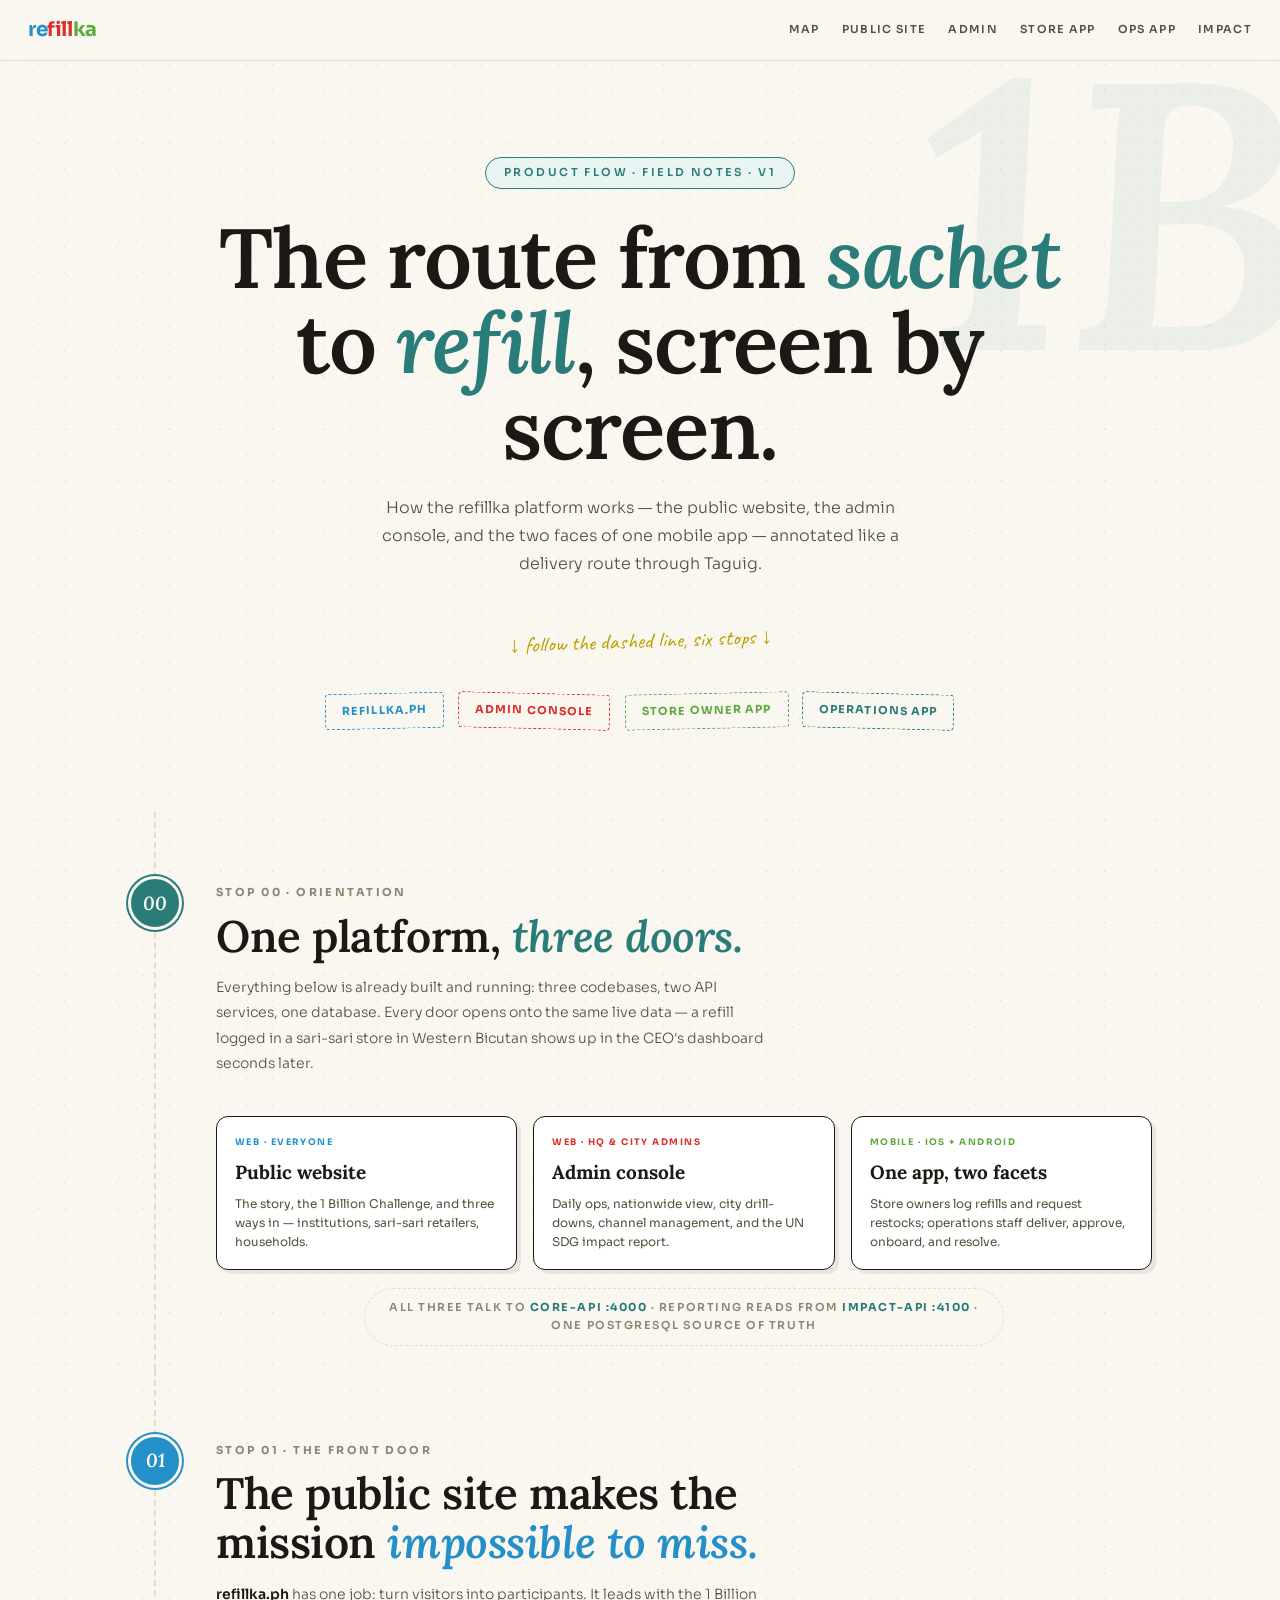
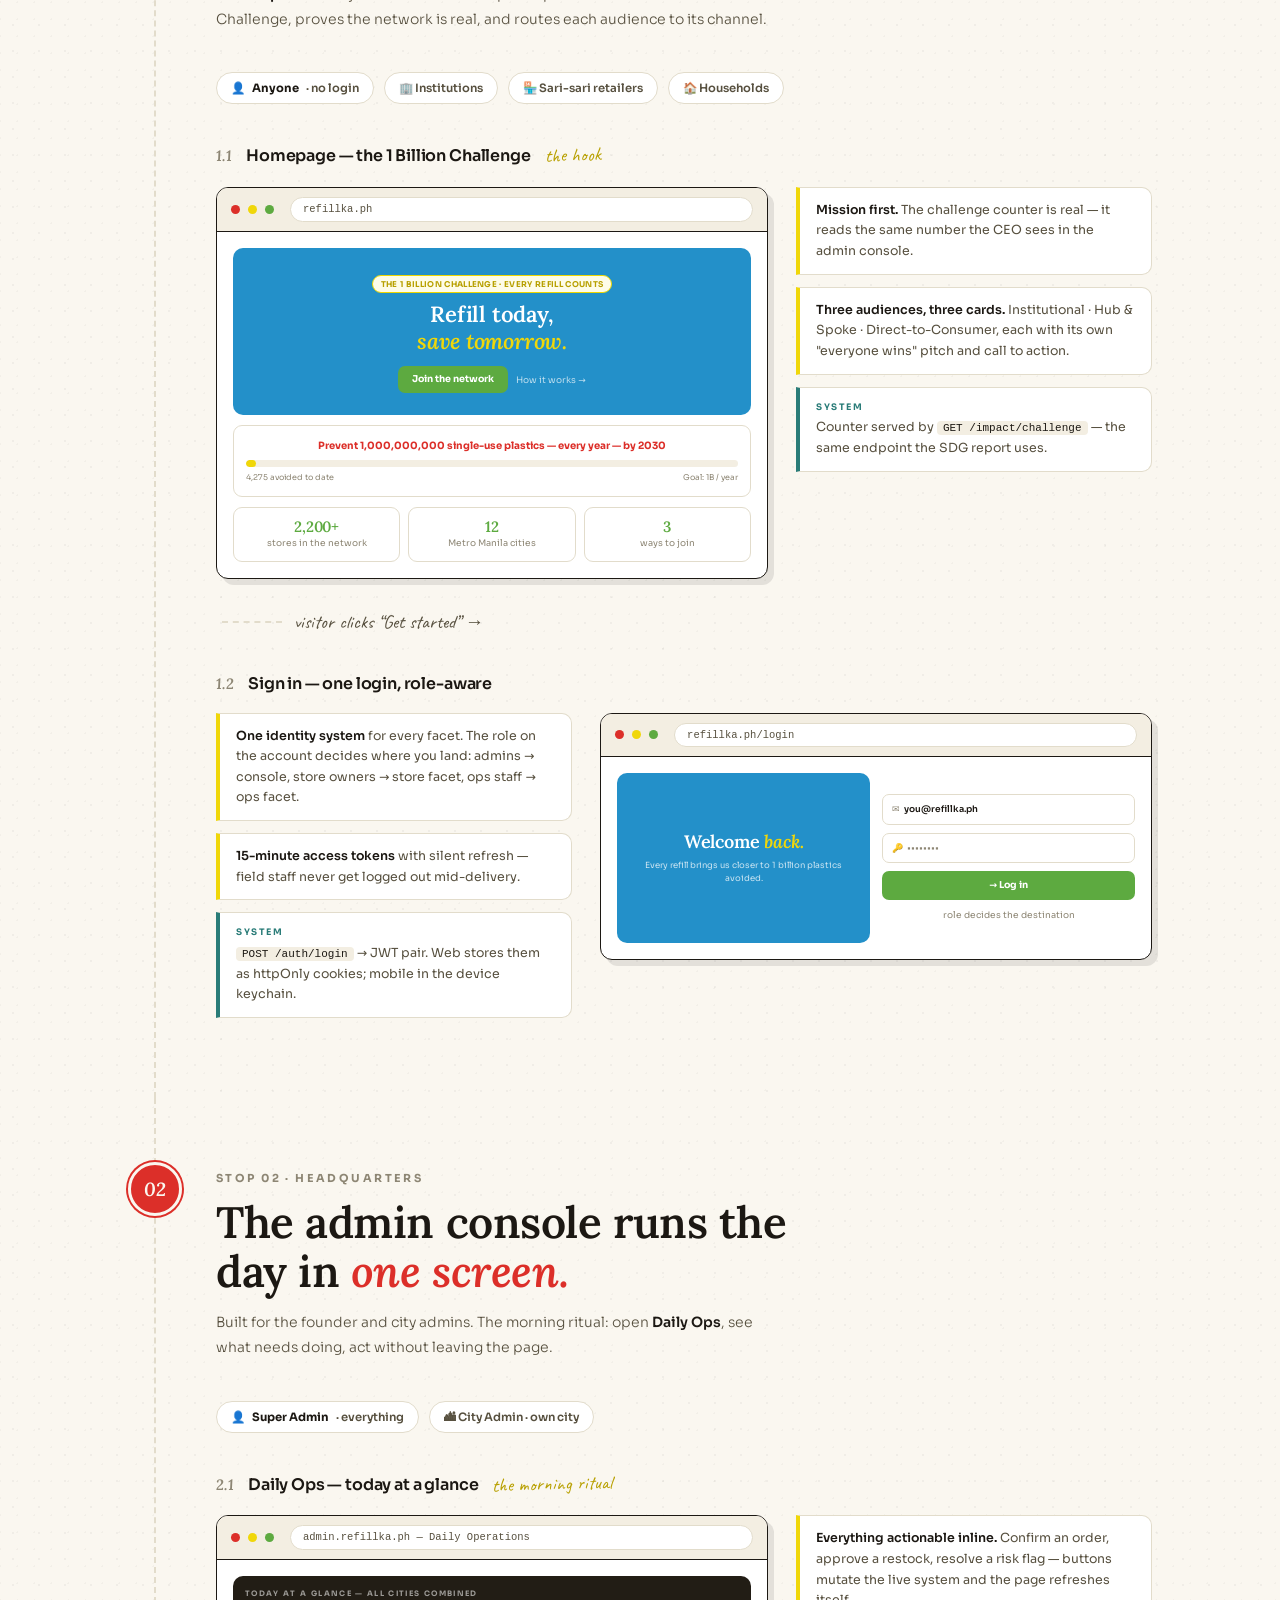
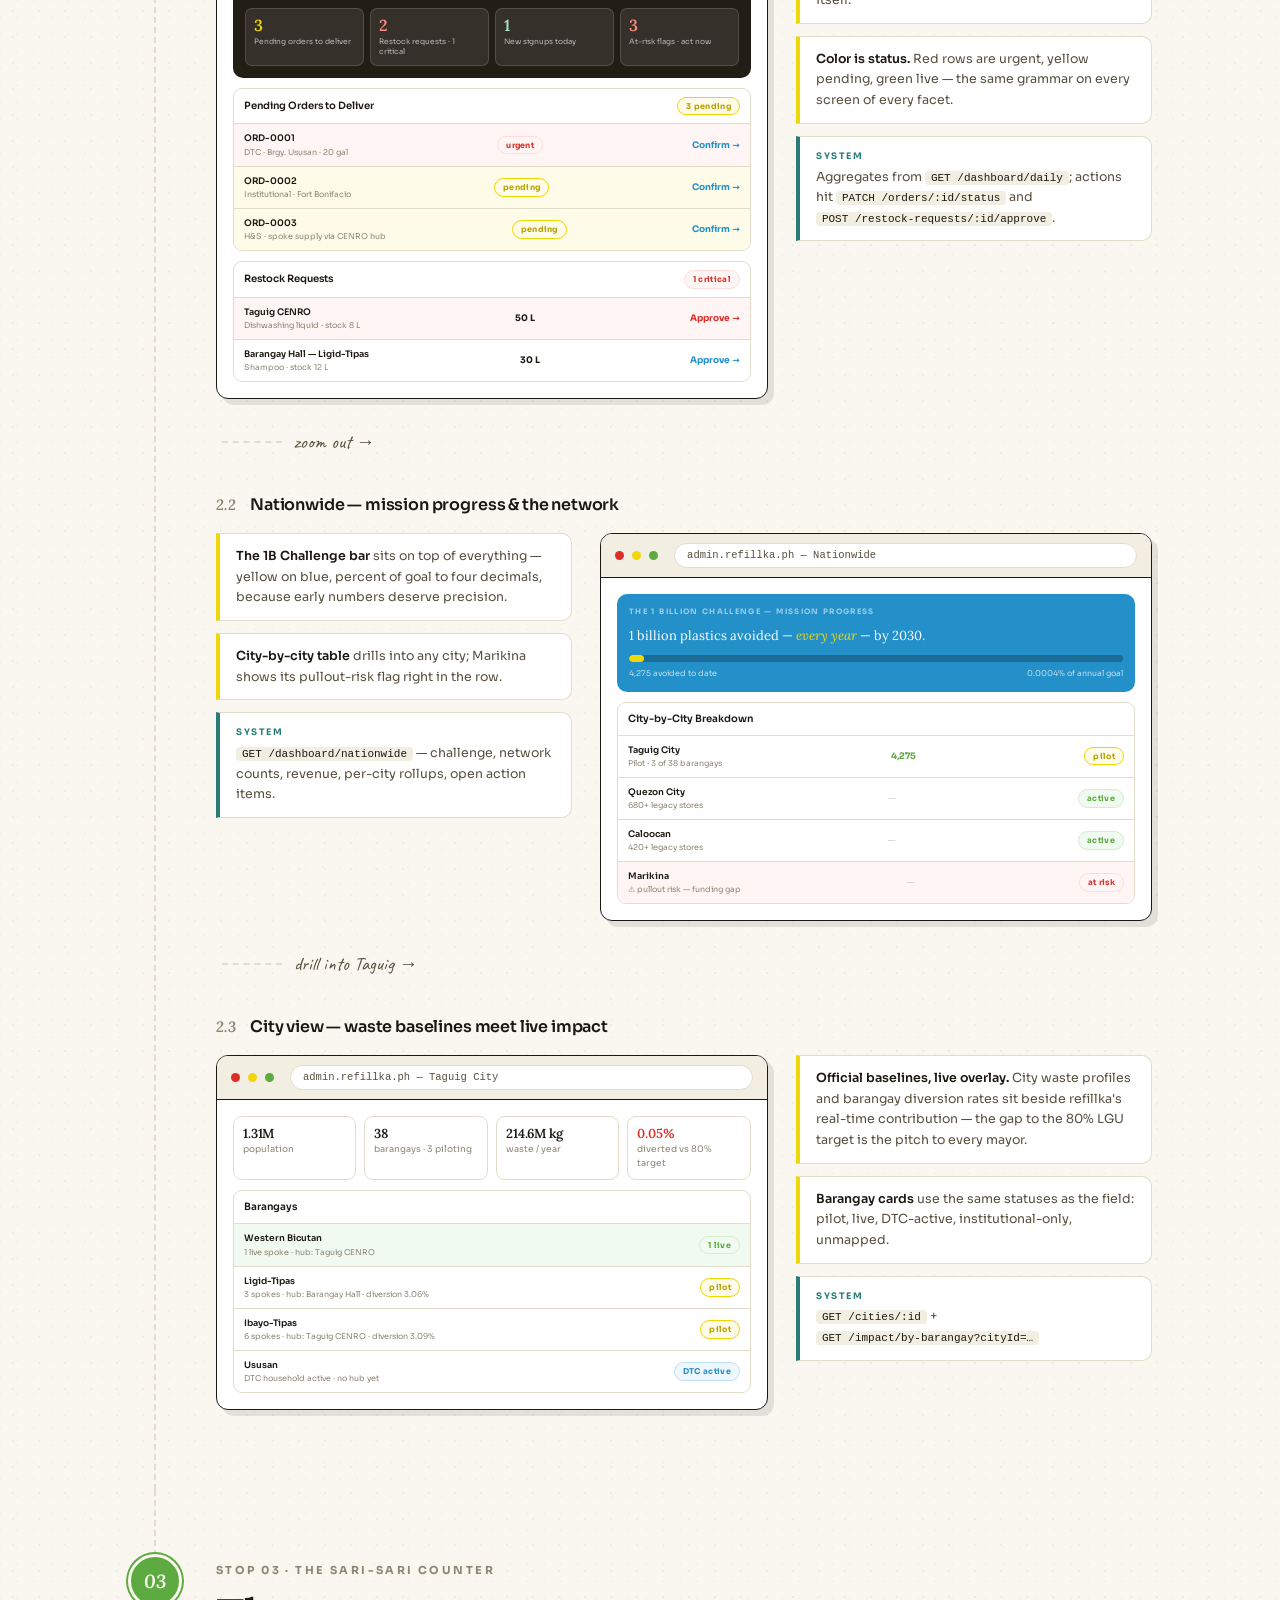
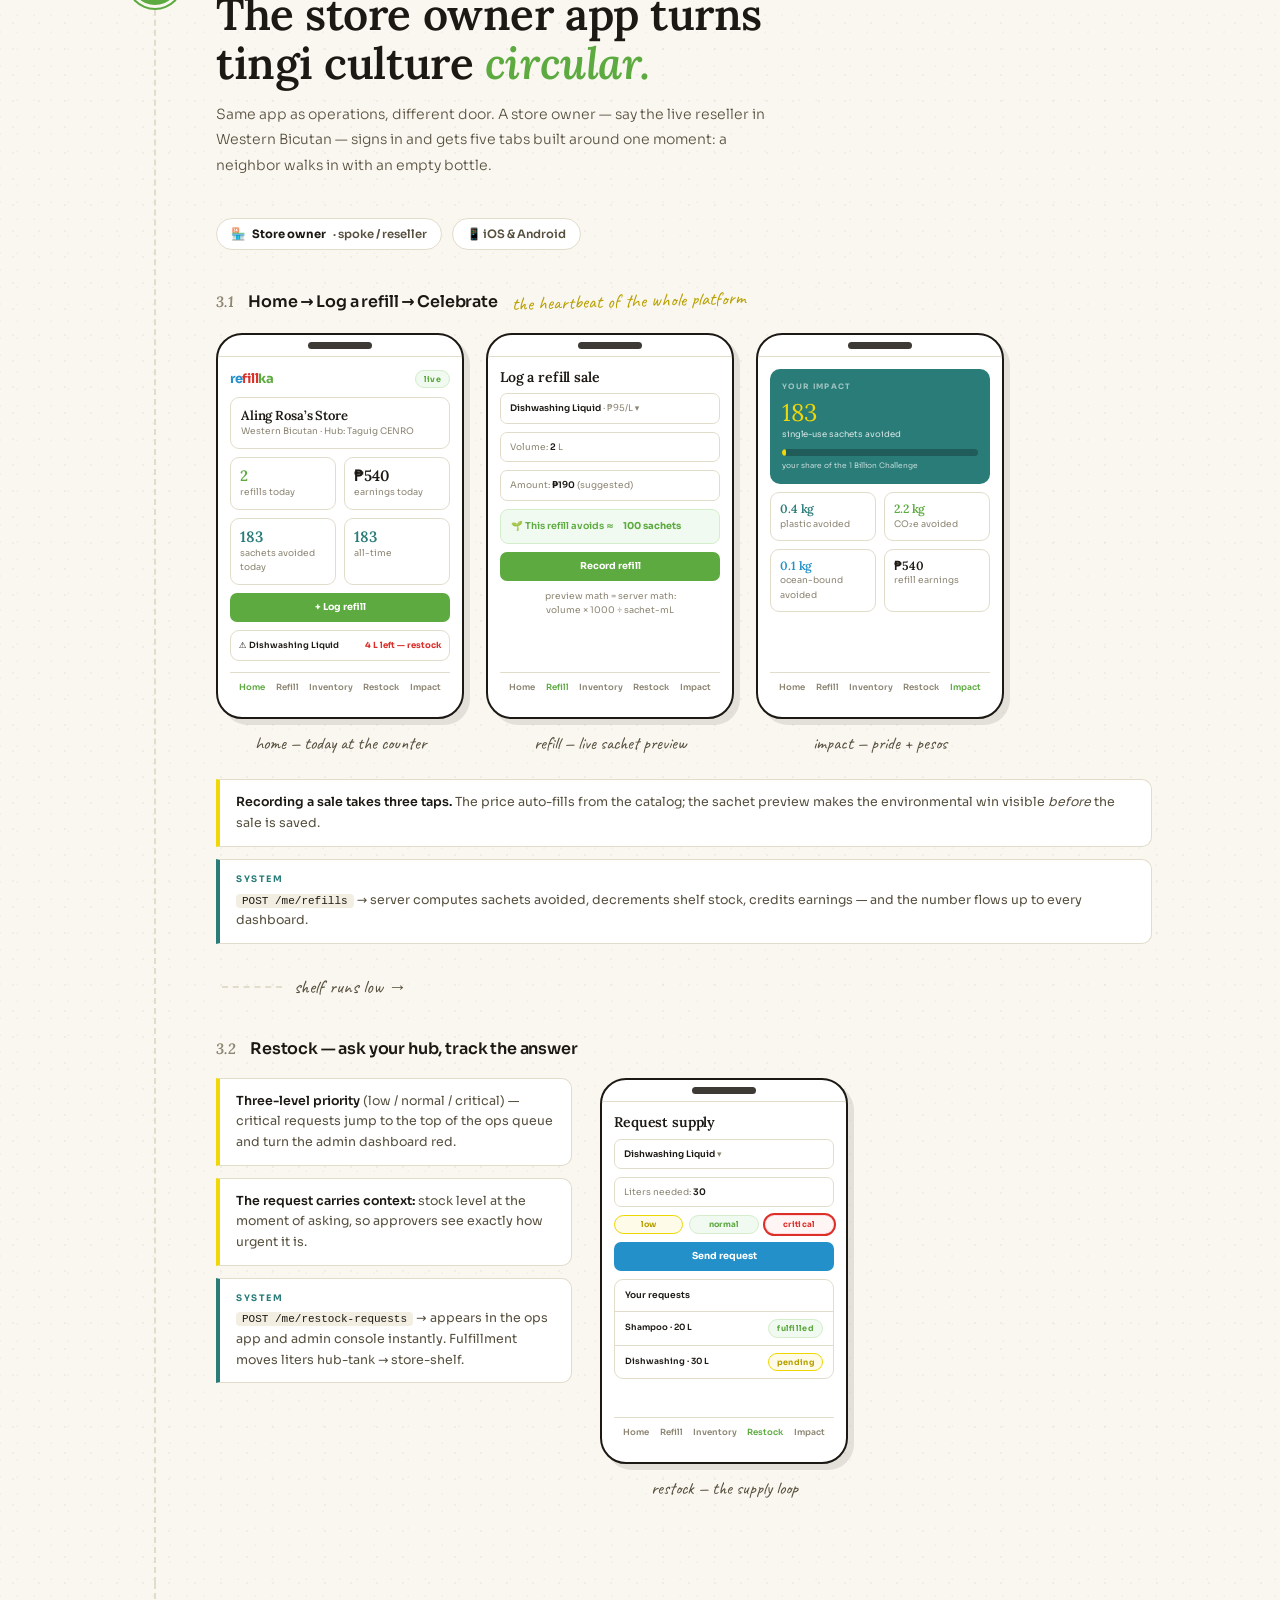
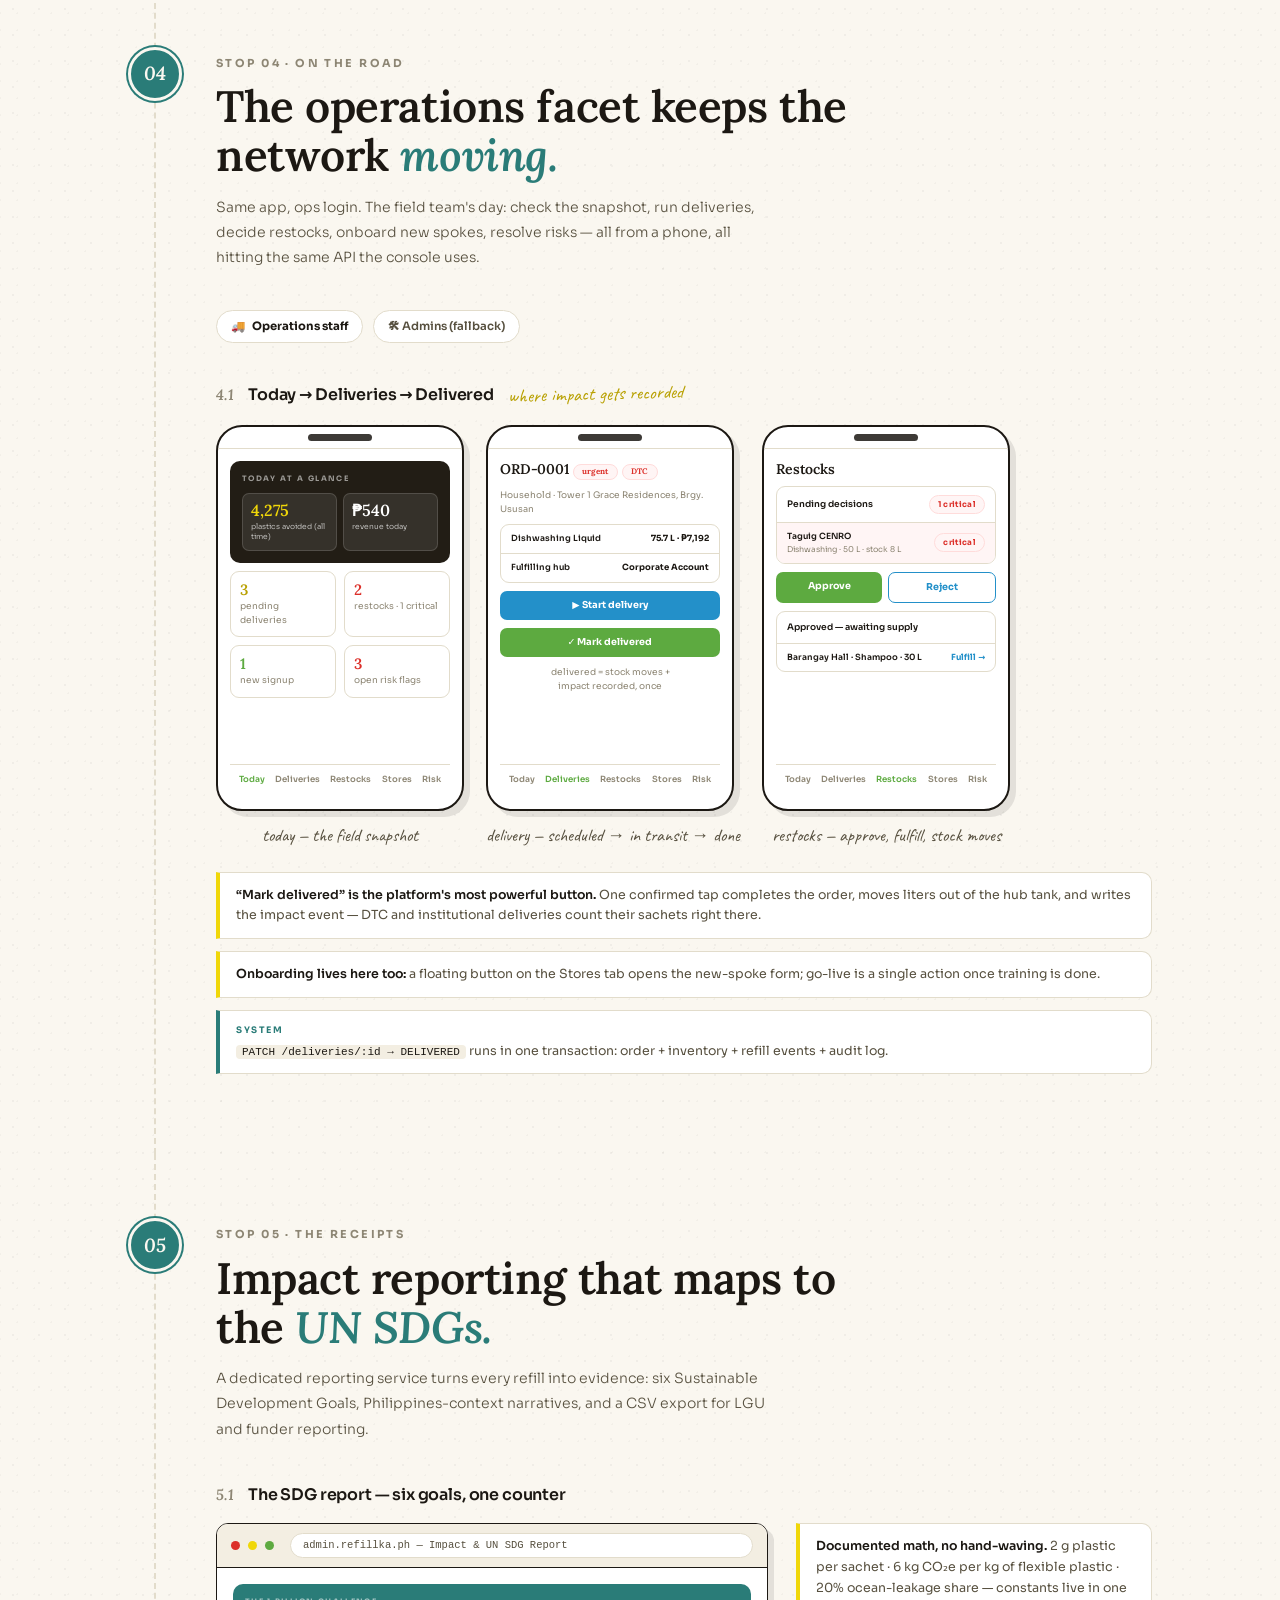
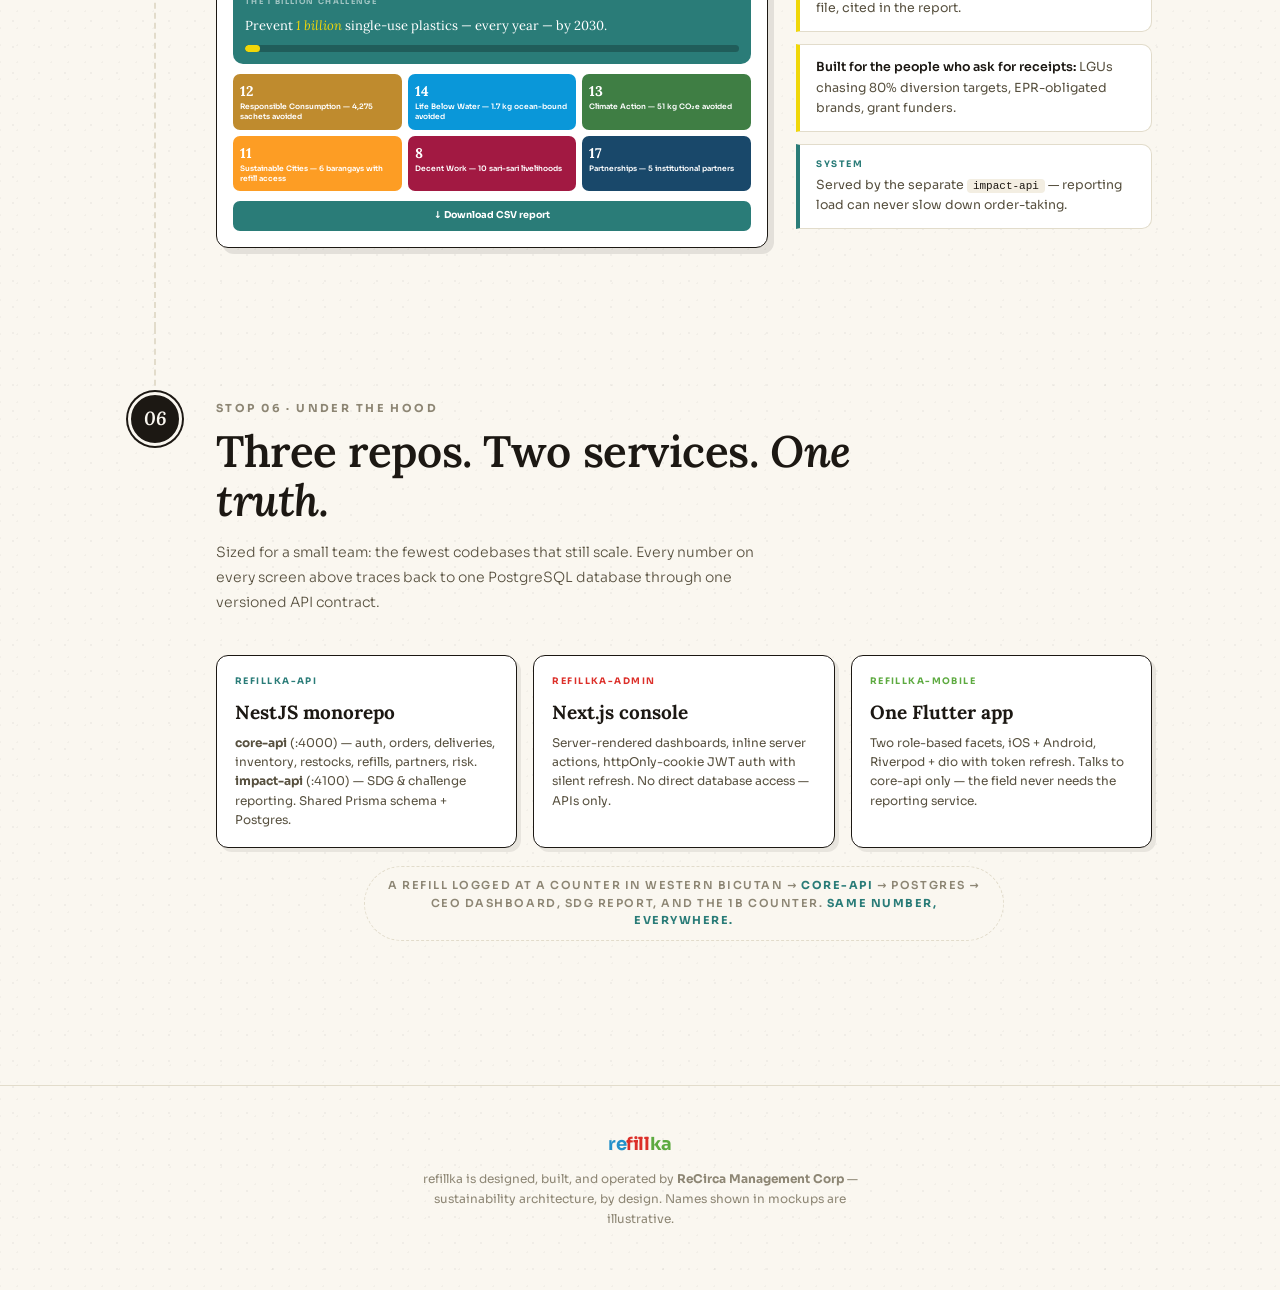
<file: index.html>
<!DOCTYPE html>
<html lang="en">
<head>
<meta charset="UTF-8" />
<meta name="viewport" content="width=device-width, initial-scale=1.0" />
<title>refillka — Product Flow · Field Notes</title>
<meta name="description" content="Screen-by-screen walkthrough of the refillka platform: public site, admin console, store owner app, and operations app — the route from sachet to refill." />
<link rel="icon" href="data:image/svg+xml,<svg xmlns='http://www.w3.org/2000/svg' viewBox='0 0 100 100'><text y='0.9em' font-size='90'>💧</text></svg>" />
<link rel="preconnect" href="https://fonts.googleapis.com" />
<link rel="preconnect" href="https://fonts.gstatic.com" crossorigin />
<link href="https://fonts.googleapis.com/css2?family=Lora:ital,wght@0,400;0,600;1,400;1,600&family=Sora:wght@300;400;600;700&family=Caveat:wght@500;600&display=swap" rel="stylesheet" />
<link rel="stylesheet" href="assets/site.css" />
</head>
<body>

<header class="topbar">
  <span class="wordmark"><span class="re">re</span><span class="fill">fill</span><span class="ka">ka</span></span>
  <nav>
    <a href="#map">Map</a>
    <a href="#public">Public site</a>
    <a href="#admin">Admin</a>
    <a href="#store">Store app</a>
    <a href="#ops">Ops app</a>
    <a href="#impact">Impact</a>
  </nav>
</header>

<!-- ============================ HERO ============================ -->
<section class="hero">
  <span class="watermark" style="top:-40px; right:-30px;">1B</span>
  <span class="hero-kicker">Product flow · Field notes · v1</span>
  <h1>The route from <em>sachet</em> to <em>refill</em>, screen by screen.</h1>
  <p class="lede">
    How the refillka platform works — the public website, the admin console, and the two
    faces of one mobile app — annotated like a delivery route through Taguig.
  </p>
  <span class="hand-note">↓ follow the dashed line, six stops ↓</span>
  <div class="stamp-row">
    <span class="stamp blue">refillka.ph</span>
    <span class="stamp red">Admin console</span>
    <span class="stamp green">Store owner app</span>
    <span class="stamp teal">Operations app</span>
  </div>
</section>

<main class="route">

  <!-- ============================ 00 · MAP ============================ -->
  <section class="leg teal" id="map">
    <span class="leg-stop">00</span>
    <p class="leg-label">Stop 00 · Orientation</p>
    <h2>One platform, <em>three doors.</em></h2>
    <p class="intro">
      Everything below is already built and running: three codebases, two API services, one
      database. Every door opens onto the same live data — a refill logged in a sari-sari store
      in Western Bicutan shows up in the CEO's dashboard seconds later.
    </p>

    <div class="map-grid reveal">
      <div class="map-node blue">
        <p class="tag">Web · everyone</p>
        <h3>Public website</h3>
        <p>The story, the 1 Billion Challenge, and three ways in — institutions, sari-sari
        retailers, households.</p>
      </div>
      <div class="map-node red">
        <p class="tag">Web · HQ &amp; city admins</p>
        <h3>Admin console</h3>
        <p>Daily ops, nationwide view, city drill-downs, channel management, and the UN SDG
        impact report.</p>
      </div>
      <div class="map-node green">
        <p class="tag">Mobile · iOS + Android</p>
        <h3>One app, two facets</h3>
        <p>Store owners log refills and request restocks; operations staff deliver, approve,
        onboard, and resolve.</p>
      </div>
    </div>
    <p class="map-spine reveal">all three talk to <b>core-api :4000</b> · reporting reads from <b>impact-api :4100</b> · one PostgreSQL source of truth</p>
  </section>

  <!-- ============================ 01 · PUBLIC ============================ -->
  <section class="leg blue" id="public">
    <span class="leg-stop">01</span>
    <p class="leg-label">Stop 01 · The front door</p>
    <h2>The public site makes the mission <em>impossible to miss.</em></h2>
    <p class="intro">
      <strong>refillka.ph</strong> has one job: turn visitors into participants. It leads with the
      1 Billion Challenge, proves the network is real, and routes each audience to its channel.
    </p>
    <div class="persona-row">
      <span class="persona">👤 <b>Anyone</b> · no login</span>
      <span class="persona">🏢 Institutions</span>
      <span class="persona">🏪 Sari-sari retailers</span>
      <span class="persona">🏠 Households</span>
    </div>

    <div class="specimen reveal">
      <div class="specimen-head">
        <span class="step">1.1</span>
        <h3>Homepage — the 1 Billion Challenge</h3>
        <span class="hand-note">the hook</span>
      </div>
      <div class="specimen-grid">
        <div class="frame-col">
          <div class="browser">
            <div class="browser-bar"><span class="dot"></span><span class="dot"></span><span class="dot"></span><span class="url">refillka.ph</span></div>
            <div class="browser-body" style="display:flex; flex-direction:column; gap:10px;">
              <div class="mk-banner blue" style="text-align:center; padding:22px 14px;">
                <div class="mk-pill y" style="margin-bottom:8px;">THE 1 BILLION CHALLENGE · EVERY REFILL COUNTS</div>
                <div class="mk-h" style="font-size:22px; color:#fff;">Refill today,<br /><em style="color:var(--sun);">save tomorrow.</em></div>
                <div style="display:flex; gap:8px; justify-content:center; margin-top:12px;">
                  <span class="mk-btn" style="padding:6px 14px;">Join the network</span>
                  <span style="font-size:9px; color:rgba(255,255,255,0.7); align-self:center;">How it works →</span>
                </div>
              </div>
              <div class="mk-card" style="padding:12px; text-align:center;">
                <div style="font-size:10px; font-weight:700; color:var(--fill-red); margin-bottom:6px;">Prevent 1,000,000,000 single-use plastics — every year — by 2030</div>
                <div class="mk-progress"><i style="width:2%;"></i></div>
                <div class="mk-row" style="font-size:8px; color:var(--ink-faint); margin-top:4px;"><span>4,275 avoided to date</span><span>Goal: 1B / year</span></div>
              </div>
              <div style="display:grid; grid-template-columns:1fr 1fr 1fr; gap:8px;">
                <div class="mk-card" style="padding:10px; text-align:center;"><div class="mk-h" style="color:var(--ka-green);">2,200+</div><div class="mk-sub">stores in the network</div></div>
                <div class="mk-card" style="padding:10px; text-align:center;"><div class="mk-h" style="color:var(--ka-green);">12</div><div class="mk-sub">Metro Manila cities</div></div>
                <div class="mk-card" style="padding:10px; text-align:center;"><div class="mk-h" style="color:var(--ka-green);">3</div><div class="mk-sub">ways to join</div></div>
              </div>
            </div>
          </div>
        </div>
        <div class="notes">
          <div class="note"><b>Mission first.</b> The challenge counter is real — it reads the same number the CEO sees in the admin console.</div>
          <div class="note"><b>Three audiences, three cards.</b> Institutional · Hub &amp; Spoke · Direct-to-Consumer, each with its own "everyone wins" pitch and call to action.</div>
          <div class="note sys">Counter served by <code>GET /impact/challenge</code> — the same endpoint the SDG report uses.</div>
        </div>
      </div>
    </div>

    <div class="flow-arrow"><span class="line"></span><span class="txt">visitor clicks “Get started” →</span></div>

    <div class="specimen reveal">
      <div class="specimen-head">
        <span class="step">1.2</span>
        <h3>Sign in — one login, role-aware</h3>
      </div>
      <div class="specimen-grid flip">
        <div class="notes">
          <div class="note"><b>One identity system</b> for every facet. The role on the account decides where you land: admins → console, store owners → store facet, ops staff → ops facet.</div>
          <div class="note"><b>15-minute access tokens</b> with silent refresh — field staff never get logged out mid-delivery.</div>
          <div class="note sys"><code>POST /auth/login</code> → JWT pair. Web stores them as httpOnly cookies; mobile in the device keychain.</div>
        </div>
        <div class="frame-col">
          <div class="browser">
            <div class="browser-bar"><span class="dot"></span><span class="dot"></span><span class="dot"></span><span class="url">refillka.ph/login</span></div>
            <div class="browser-body" style="display:grid; grid-template-columns:1fr 1fr; gap:12px;">
              <div class="mk-banner blue" style="display:flex; flex-direction:column; justify-content:center; text-align:center; min-height:170px;">
                <div class="mk-h" style="color:#fff; font-size:18px;">Welcome <em style="color:var(--sun);">back.</em></div>
                <div style="font-size:8.5px; opacity:0.75; margin-top:6px;">Every refill brings us closer to 1 billion plastics avoided.</div>
              </div>
              <div style="display:flex; flex-direction:column; gap:8px; justify-content:center;">
                <div class="mk-field">✉ &nbsp;<b>you@refillka.ph</b></div>
                <div class="mk-field">🔑 &nbsp;••••••••</div>
                <span class="mk-btn">→ Log in</span>
                <div class="mk-sub" style="text-align:center;">role decides the destination</div>
              </div>
            </div>
          </div>
        </div>
      </div>
    </div>
  </section>

  <!-- ============================ 02 · ADMIN ============================ -->
  <section class="leg red" id="admin">
    <span class="leg-stop">02</span>
    <p class="leg-label">Stop 02 · Headquarters</p>
    <h2>The admin console runs the day in <em>one screen.</em></h2>
    <p class="intro">
      Built for the founder and city admins. The morning ritual: open <strong>Daily Ops</strong>,
      see what needs doing, act without leaving the page.
    </p>
    <div class="persona-row">
      <span class="persona">👤 <b>Super Admin</b> · everything</span>
      <span class="persona">🏙 City Admin · own city</span>
    </div>

    <div class="specimen reveal">
      <div class="specimen-head">
        <span class="step">2.1</span>
        <h3>Daily Ops — today at a glance</h3>
        <span class="hand-note">the morning ritual</span>
      </div>
      <div class="specimen-grid">
        <div class="frame-col">
          <div class="browser">
            <div class="browser-bar"><span class="dot"></span><span class="dot"></span><span class="dot"></span><span class="url">admin.refillka.ph — Daily Operations</span></div>
            <div class="browser-body" style="display:flex; flex-direction:column; gap:10px;">
              <div class="mk-banner dark">
                <div class="k">Today at a glance — all cities combined</div>
                <div class="mk-stats">
                  <div class="mk-stat"><div class="n">3</div><div class="l">Pending orders to deliver</div></div>
                  <div class="mk-stat"><div class="n coral">2</div><div class="l">Restock requests · 1 critical</div></div>
                  <div class="mk-stat"><div class="n mint">1</div><div class="l">New signups today</div></div>
                  <div class="mk-stat"><div class="n coral">3</div><div class="l">At-risk flags · act now</div></div>
                </div>
              </div>
              <div class="mk-card">
                <div class="mk-card-h">Pending Orders to Deliver <span class="mk-pill y">3 pending</span></div>
                <div class="mk-line hot"><span class="who">ORD-0001 <small>DTC · Brgy. Ususan · 20 gal</small></span><span class="mk-pill r">urgent</span><span class="val" style="color:var(--re-blue);">Confirm →</span></div>
                <div class="mk-line warm"><span class="who">ORD-0002 <small>Institutional · Fort Bonifacio</small></span><span class="mk-pill y">pending</span><span class="val" style="color:var(--re-blue);">Confirm →</span></div>
                <div class="mk-line warm"><span class="who">ORD-0003 <small>H&amp;S · spoke supply via CENRO hub</small></span><span class="mk-pill y">pending</span><span class="val" style="color:var(--re-blue);">Confirm →</span></div>
              </div>
              <div class="mk-card">
                <div class="mk-card-h">Restock Requests <span class="mk-pill r">1 critical</span></div>
                <div class="mk-line hot"><span class="who">Taguig CENRO <small>Dishwashing liquid · stock 8 L</small></span><span class="val">50 L</span><span class="val r">Approve →</span></div>
                <div class="mk-line"><span class="who">Barangay Hall — Ligid-Tipas <small>Shampoo · stock 12 L</small></span><span class="val">30 L</span><span class="val" style="color:var(--re-blue);">Approve →</span></div>
              </div>
            </div>
          </div>
        </div>
        <div class="notes">
          <div class="note"><b>Everything actionable inline.</b> Confirm an order, approve a restock, resolve a risk flag — buttons mutate the live system and the page refreshes itself.</div>
          <div class="note"><b>Color is status.</b> Red rows are urgent, yellow pending, green live — the same grammar on every screen of every facet.</div>
          <div class="note sys">Aggregates from <code>GET /dashboard/daily</code>; actions hit <code>PATCH /orders/:id/status</code> and <code>POST /restock-requests/:id/approve</code>.</div>
        </div>
      </div>
    </div>

    <div class="flow-arrow"><span class="line"></span><span class="txt">zoom out →</span></div>

    <div class="specimen reveal">
      <div class="specimen-head">
        <span class="step">2.2</span>
        <h3>Nationwide — mission progress &amp; the network</h3>
      </div>
      <div class="specimen-grid flip">
        <div class="notes">
          <div class="note"><b>The 1B Challenge bar</b> sits on top of everything — yellow on blue, percent of goal to four decimals, because early numbers deserve precision.</div>
          <div class="note"><b>City-by-city table</b> drills into any city; Marikina shows its pullout-risk flag right in the row.</div>
          <div class="note sys"><code>GET /dashboard/nationwide</code> — challenge, network counts, revenue, per-city rollups, open action items.</div>
        </div>
        <div class="frame-col">
          <div class="browser">
            <div class="browser-bar"><span class="dot"></span><span class="dot"></span><span class="dot"></span><span class="url">admin.refillka.ph — Nationwide</span></div>
            <div class="browser-body" style="display:flex; flex-direction:column; gap:10px;">
              <div class="mk-banner blue">
                <div class="k">The 1 Billion Challenge — mission progress</div>
                <div style="font-family:var(--serif); font-size:13px; margin-bottom:8px;">1 billion plastics avoided — <em style="color:var(--sun);">every year</em> — by 2030.</div>
                <div class="mk-progress" style="background:rgba(0,0,0,0.25);"><i style="width:3%;"></i></div>
                <div class="mk-row" style="font-size:8px; opacity:0.7; margin-top:5px;"><span>4,275 avoided to date</span><span>0.0004% of annual goal</span></div>
              </div>
              <div class="mk-card">
                <div class="mk-card-h">City-by-City Breakdown</div>
                <div class="mk-line"><span class="who">Taguig City <small>Pilot · 3 of 38 barangays</small></span><span class="val g">4,275</span><span class="mk-pill y">pilot</span></div>
                <div class="mk-line"><span class="who">Quezon City <small>680+ legacy stores</small></span><span class="val muted">—</span><span class="mk-pill g">active</span></div>
                <div class="mk-line"><span class="who">Caloocan <small>420+ legacy stores</small></span><span class="val muted">—</span><span class="mk-pill g">active</span></div>
                <div class="mk-line hot"><span class="who">Marikina <small>⚠ pullout risk — funding gap</small></span><span class="val muted">—</span><span class="mk-pill r">at risk</span></div>
              </div>
            </div>
          </div>
        </div>
      </div>
    </div>

    <div class="flow-arrow"><span class="line"></span><span class="txt">drill into Taguig →</span></div>

    <div class="specimen reveal">
      <div class="specimen-head">
        <span class="step">2.3</span>
        <h3>City view — waste baselines meet live impact</h3>
      </div>
      <div class="specimen-grid">
        <div class="frame-col">
          <div class="browser">
            <div class="browser-bar"><span class="dot"></span><span class="dot"></span><span class="dot"></span><span class="url">admin.refillka.ph — Taguig City</span></div>
            <div class="browser-body" style="display:flex; flex-direction:column; gap:10px;">
              <div style="display:grid; grid-template-columns:repeat(4,1fr); gap:8px;">
                <div class="mk-card" style="padding:9px;"><div class="mk-h" style="font-size:13px;">1.31M</div><div class="mk-sub">population</div></div>
                <div class="mk-card" style="padding:9px;"><div class="mk-h" style="font-size:13px;">38</div><div class="mk-sub">barangays · 3 piloting</div></div>
                <div class="mk-card" style="padding:9px;"><div class="mk-h" style="font-size:13px;">214.6M kg</div><div class="mk-sub">waste / year</div></div>
                <div class="mk-card" style="padding:9px;"><div class="mk-h" style="font-size:13px; color:var(--fill-red);">0.05%</div><div class="mk-sub">diverted vs 80% target</div></div>
              </div>
              <div class="mk-card">
                <div class="mk-card-h">Barangays</div>
                <div class="mk-line live"><span class="who">Western Bicutan <small>1 live spoke · hub: Taguig CENRO</small></span><span class="mk-pill g">1 live</span></div>
                <div class="mk-line"><span class="who">Ligid-Tipas <small>3 spokes · hub: Barangay Hall · diversion 3.06%</small></span><span class="mk-pill y">pilot</span></div>
                <div class="mk-line"><span class="who">Ibayo-Tipas <small>6 spokes · hub: Taguig CENRO · diversion 3.09%</small></span><span class="mk-pill y">pilot</span></div>
                <div class="mk-line"><span class="who">Ususan <small>DTC household active · no hub yet</small></span><span class="mk-pill b">DTC active</span></div>
              </div>
            </div>
          </div>
        </div>
        <div class="notes">
          <div class="note"><b>Official baselines, live overlay.</b> City waste profiles and barangay diversion rates sit beside refillka's real-time contribution — the gap to the 80% LGU target is the pitch to every mayor.</div>
          <div class="note"><b>Barangay cards</b> use the same statuses as the field: pilot, live, DTC-active, institutional-only, unmapped.</div>
          <div class="note sys"><code>GET /cities/:id</code> + <code>GET /impact/by-barangay?cityId=…</code></div>
        </div>
      </div>
    </div>
  </section>

  <!-- ============================ 03 · STORE APP ============================ -->
  <section class="leg green" id="store">
    <span class="leg-stop">03</span>
    <p class="leg-label">Stop 03 · The sari-sari counter</p>
    <h2>The store owner app turns tingi culture <em>circular.</em></h2>
    <p class="intro">
      Same app as operations, different door. A store owner — say the live reseller in
      Western Bicutan — signs in and gets five tabs built around one moment: a neighbor
      walks in with an empty bottle.
    </p>
    <div class="persona-row">
      <span class="persona">🏪 <b>Store owner</b> · spoke / reseller</span>
      <span class="persona">📱 iOS &amp; Android</span>
    </div>

    <div class="specimen reveal">
      <div class="specimen-head">
        <span class="step">3.1</span>
        <h3>Home → Log a refill → Celebrate</h3>
        <span class="hand-note">the heartbeat of the whole platform</span>
      </div>
      <div class="phones">
        <div>
          <div class="phone">
            <div class="phone-notch"></div>
            <div class="phone-body">
              <div class="mk-row"><span class="wordmark" style="font-size:13px;"><span class="re">re</span><span class="fill">fill</span><span class="ka">ka</span></span><span class="mk-pill g">live</span></div>
              <div class="mk-card" style="padding:10px;">
                <div class="mk-h" style="font-size:13px;">Aling Rosa’s Store</div>
                <div class="mk-sub">Western Bicutan · Hub: Taguig CENRO</div>
              </div>
              <div style="display:grid; grid-template-columns:1fr 1fr; gap:8px;">
                <div class="mk-card" style="padding:9px;"><div class="mk-h" style="color:var(--ka-green);">2</div><div class="mk-sub">refills today</div></div>
                <div class="mk-card" style="padding:9px;"><div class="mk-h">₱540</div><div class="mk-sub">earnings today</div></div>
                <div class="mk-card" style="padding:9px;"><div class="mk-h" style="color:var(--teal);">183</div><div class="mk-sub">sachets avoided today</div></div>
                <div class="mk-card" style="padding:9px;"><div class="mk-h" style="color:var(--teal);">183</div><div class="mk-sub">all-time</div></div>
              </div>
              <span class="mk-btn">+ Log refill</span>
              <div class="mk-card" style="padding:8px;"><div class="mk-line" style="border:none; padding:0;"><span class="who" style="font-size:8.5px;">⚠ Dishwashing Liquid</span><span class="val r" style="font-size:8.5px;">4 L left — restock</span></div></div>
              <div class="phone-tabs"><span class="on">Home</span><span>Refill</span><span>Inventory</span><span>Restock</span><span>Impact</span></div>
            </div>
          </div>
          <p class="phone-caption">home — today at the counter</p>
        </div>
        <div>
          <div class="phone">
            <div class="phone-notch"></div>
            <div class="phone-body">
              <div class="mk-h" style="font-size:14px;">Log a refill sale</div>
              <div class="mk-field"><b>Dishwashing Liquid</b> · ₱95/L ▾</div>
              <div class="mk-field">Volume: <b>2</b> L</div>
              <div class="mk-field">Amount: <b>₱190</b> <span style="color:var(--ink-faint);">(suggested)</span></div>
              <div class="mk-glow">🌱 This refill avoids ≈ <b>&nbsp;100 sachets</b></div>
              <span class="mk-btn">Record refill</span>
              <div class="mk-sub" style="text-align:center;">preview math = server math:<br/>volume × 1000 ÷ sachet-mL</div>
              <div class="phone-tabs"><span>Home</span><span class="on">Refill</span><span>Inventory</span><span>Restock</span><span>Impact</span></div>
            </div>
          </div>
          <p class="phone-caption">refill — live sachet preview</p>
        </div>
        <div>
          <div class="phone">
            <div class="phone-notch"></div>
            <div class="phone-body">
              <div class="mk-banner teal" style="text-align:left;">
                <div class="k">Your impact</div>
                <div style="font-family:var(--serif); font-size:24px; color:var(--sun); line-height:1;">183</div>
                <div style="font-size:8.5px; opacity:0.8; margin-top:3px;">single-use sachets avoided</div>
                <div class="mk-progress" style="background:rgba(0,0,0,0.25); margin-top:8px;"><i style="width:2%;"></i></div>
                <div style="font-size:7.5px; opacity:0.7; margin-top:4px;">your share of the 1 Billion Challenge</div>
              </div>
              <div style="display:grid; grid-template-columns:1fr 1fr; gap:8px;">
                <div class="mk-card" style="padding:9px;"><div class="mk-h" style="font-size:12px; color:var(--teal);">0.4 kg</div><div class="mk-sub">plastic avoided</div></div>
                <div class="mk-card" style="padding:9px;"><div class="mk-h" style="font-size:12px; color:var(--ka-green);">2.2 kg</div><div class="mk-sub">CO₂e avoided</div></div>
                <div class="mk-card" style="padding:9px;"><div class="mk-h" style="font-size:12px; color:var(--re-blue);">0.1 kg</div><div class="mk-sub">ocean-bound avoided</div></div>
                <div class="mk-card" style="padding:9px;"><div class="mk-h" style="font-size:12px;">₱540</div><div class="mk-sub">refill earnings</div></div>
              </div>
              <div class="phone-tabs"><span>Home</span><span>Refill</span><span>Inventory</span><span>Restock</span><span class="on">Impact</span></div>
            </div>
          </div>
          <p class="phone-caption">impact — pride + pesos</p>
        </div>
      </div>
      <div class="notes" style="margin-top:22px;">
        <div class="note"><b>Recording a sale takes three taps.</b> The price auto-fills from the catalog; the sachet preview makes the environmental win visible <i>before</i> the sale is saved.</div>
        <div class="note sys"><code>POST /me/refills</code> → server computes sachets avoided, decrements shelf stock, credits earnings — and the number flows up to every dashboard.</div>
      </div>
    </div>

    <div class="flow-arrow"><span class="line"></span><span class="txt">shelf runs low →</span></div>

    <div class="specimen reveal">
      <div class="specimen-head">
        <span class="step">3.2</span>
        <h3>Restock — ask your hub, track the answer</h3>
      </div>
      <div class="specimen-grid flip">
        <div class="notes">
          <div class="note"><b>Three-level priority</b> (low / normal / critical) — critical requests jump to the top of the ops queue and turn the admin dashboard red.</div>
          <div class="note"><b>The request carries context:</b> stock level at the moment of asking, so approvers see exactly how urgent it is.</div>
          <div class="note sys"><code>POST /me/restock-requests</code> → appears in the ops app and admin console instantly. Fulfillment moves liters hub-tank → store-shelf.</div>
        </div>
        <div class="frame-col">
          <div class="phones">
            <div>
              <div class="phone">
                <div class="phone-notch"></div>
                <div class="phone-body">
                  <div class="mk-h" style="font-size:14px;">Request supply</div>
                  <div class="mk-field"><b>Dishwashing Liquid</b> ▾</div>
                  <div class="mk-field">Liters needed: <b>30</b></div>
                  <div style="display:flex; gap:6px;">
                    <span class="mk-pill y" style="flex:1; text-align:center;">low</span>
                    <span class="mk-pill g" style="flex:1; text-align:center;">normal</span>
                    <span class="mk-pill r" style="flex:1; text-align:center; outline:2px solid var(--fill-red);">critical</span>
                  </div>
                  <span class="mk-btn blue">Send request</span>
                  <div class="mk-card">
                    <div class="mk-card-h" style="font-size:9px;">Your requests</div>
                    <div class="mk-line"><span class="who" style="font-size:8.5px;">Shampoo · 20 L</span><span class="mk-pill g">fulfilled</span></div>
                    <div class="mk-line"><span class="who" style="font-size:8.5px;">Dishwashing · 30 L</span><span class="mk-pill y">pending</span></div>
                  </div>
                  <div class="phone-tabs"><span>Home</span><span>Refill</span><span>Inventory</span><span class="on">Restock</span><span>Impact</span></div>
                </div>
              </div>
              <p class="phone-caption">restock — the supply loop</p>
            </div>
          </div>
        </div>
      </div>
    </div>
  </section>

  <!-- ============================ 04 · OPS APP ============================ -->
  <section class="leg teal" id="ops">
    <span class="leg-stop">04</span>
    <p class="leg-label">Stop 04 · On the road</p>
    <h2>The operations facet keeps the network <em>moving.</em></h2>
    <p class="intro">
      Same app, ops login. The field team's day: check the snapshot, run deliveries, decide
      restocks, onboard new spokes, resolve risks — all from a phone, all hitting the same API
      the console uses.
    </p>
    <div class="persona-row">
      <span class="persona">🚚 <b>Operations staff</b></span>
      <span class="persona">🛠 Admins (fallback)</span>
    </div>

    <div class="specimen reveal">
      <div class="specimen-head">
        <span class="step">4.1</span>
        <h3>Today → Deliveries → Delivered</h3>
        <span class="hand-note">where impact gets recorded</span>
      </div>
      <div class="phones">
        <div>
          <div class="phone">
            <div class="phone-notch"></div>
            <div class="phone-body">
              <div class="mk-banner dark">
                <div class="k">Today at a glance</div>
                <div class="mk-stats x2">
                  <div class="mk-stat"><div class="n">4,275</div><div class="l">plastics avoided (all time)</div></div>
                  <div class="mk-stat"><div class="n white">₱540</div><div class="l">revenue today</div></div>
                </div>
              </div>
              <div style="display:grid; grid-template-columns:1fr 1fr; gap:8px;">
                <div class="mk-card" style="padding:9px;"><div class="mk-h" style="color:var(--sun-deep);">3</div><div class="mk-sub">pending deliveries</div></div>
                <div class="mk-card" style="padding:9px;"><div class="mk-h" style="color:var(--fill-red);">2</div><div class="mk-sub">restocks · 1 critical</div></div>
                <div class="mk-card" style="padding:9px;"><div class="mk-h" style="color:var(--ka-green);">1</div><div class="mk-sub">new signup</div></div>
                <div class="mk-card" style="padding:9px;"><div class="mk-h" style="color:var(--fill-red);">3</div><div class="mk-sub">open risk flags</div></div>
              </div>
              <div class="phone-tabs"><span class="on">Today</span><span>Deliveries</span><span>Restocks</span><span>Stores</span><span>Risk</span></div>
            </div>
          </div>
          <p class="phone-caption">today — the field snapshot</p>
        </div>
        <div>
          <div class="phone">
            <div class="phone-notch"></div>
            <div class="phone-body">
              <div class="mk-h" style="font-size:14px;">ORD-0001 <span class="mk-pill r">urgent</span> <span class="mk-pill r" style="background:var(--red-wash);">DTC</span></div>
              <div class="mk-sub">Household · Tower 1 Grace Residences, Brgy. Ususan</div>
              <div class="mk-card">
                <div class="mk-line"><span class="who" style="font-size:8.5px;">Dishwashing Liquid</span><span class="val" style="font-size:8.5px;">75.7 L · ₱7,192</span></div>
                <div class="mk-line"><span class="who" style="font-size:8.5px;">Fulfilling hub</span><span class="val" style="font-size:8.5px;">Corporate Account</span></div>
              </div>
              <span class="mk-btn blue">▶ Start delivery</span>
              <span class="mk-btn">✓ Mark delivered</span>
              <div class="mk-sub" style="text-align:center;">delivered = stock moves +<br/>impact recorded, once</div>
              <div class="phone-tabs"><span>Today</span><span class="on">Deliveries</span><span>Restocks</span><span>Stores</span><span>Risk</span></div>
            </div>
          </div>
          <p class="phone-caption">delivery — scheduled → in&nbsp;transit → done</p>
        </div>
        <div>
          <div class="phone">
            <div class="phone-notch"></div>
            <div class="phone-body">
              <div class="mk-h" style="font-size:14px;">Restocks</div>
              <div class="mk-card">
                <div class="mk-card-h" style="font-size:9px;">Pending decisions <span class="mk-pill r">1 critical</span></div>
                <div class="mk-line hot"><span class="who" style="font-size:8.5px;">Taguig CENRO <small>Dishwashing · 50 L · stock 8 L</small></span><span class="mk-pill r">critical</span></div>
              </div>
              <div style="display:flex; gap:6px;">
                <span class="mk-btn" style="flex:1;">Approve</span>
                <span class="mk-btn outline" style="flex:1;">Reject</span>
              </div>
              <div class="mk-card">
                <div class="mk-card-h" style="font-size:9px;">Approved — awaiting supply</div>
                <div class="mk-line"><span class="who" style="font-size:8.5px;">Barangay Hall · Shampoo · 30 L</span><span class="val" style="font-size:8.5px; color:var(--re-blue);">Fulfill →</span></div>
              </div>
              <div class="phone-tabs"><span>Today</span><span>Deliveries</span><span class="on">Restocks</span><span>Stores</span><span>Risk</span></div>
            </div>
          </div>
          <p class="phone-caption">restocks — approve, fulfill, stock moves</p>
        </div>
      </div>
      <div class="notes" style="margin-top:22px;">
        <div class="note"><b>“Mark delivered” is the platform's most powerful button.</b> One confirmed tap completes the order, moves liters out of the hub tank, and writes the impact event — DTC and institutional deliveries count their sachets right there.</div>
        <div class="note"><b>Onboarding lives here too:</b> a floating button on the Stores tab opens the new-spoke form; go-live is a single action once training is done.</div>
        <div class="note sys"><code>PATCH /deliveries/:id → DELIVERED</code> runs in one transaction: order + inventory + refill events + audit log.</div>
      </div>
    </div>
  </section>

  <!-- ============================ 05 · IMPACT ============================ -->
  <section class="leg teal" id="impact">
    <span class="leg-stop">05</span>
    <p class="leg-label">Stop 05 · The receipts</p>
    <h2>Impact reporting that maps to the <em>UN SDGs.</em></h2>
    <p class="intro">
      A dedicated reporting service turns every refill into evidence: six Sustainable
      Development Goals, Philippines-context narratives, and a CSV export for LGU and
      funder reporting.
    </p>

    <div class="specimen reveal">
      <div class="specimen-head">
        <span class="step">5.1</span>
        <h3>The SDG report — six goals, one counter</h3>
      </div>
      <div class="specimen-grid">
        <div class="frame-col">
          <div class="browser">
            <div class="browser-bar"><span class="dot"></span><span class="dot"></span><span class="dot"></span><span class="url">admin.refillka.ph — Impact &amp; UN SDG Report</span></div>
            <div class="browser-body" style="display:flex; flex-direction:column; gap:10px;">
              <div class="mk-banner teal">
                <div class="k">The 1 Billion Challenge</div>
                <div style="font-family:var(--serif); font-size:13px;">Prevent <em style="color:var(--sun);">1 billion</em> single-use plastics — every year — by 2030.</div>
                <div class="mk-progress" style="background:rgba(0,0,0,0.25); margin-top:8px;"><i style="width:3%;"></i></div>
              </div>
              <div class="mk-sdg">
                <div class="tile" style="background:#bf8b2e;"><b>12</b>Responsible Consumption — 4,275 sachets avoided</div>
                <div class="tile" style="background:#0a97d9;"><b>14</b>Life Below Water — 1.7 kg ocean-bound avoided</div>
                <div class="tile" style="background:#3f7e44;"><b>13</b>Climate Action — 51 kg CO₂e avoided</div>
                <div class="tile" style="background:#fd9d24;"><b>11</b>Sustainable Cities — 6 barangays with refill access</div>
                <div class="tile" style="background:#a21942;"><b>8</b>Decent Work — 10 sari-sari livelihoods</div>
                <div class="tile" style="background:#19486a;"><b>17</b>Partnerships — 5 institutional partners</div>
              </div>
              <span class="mk-btn" style="background:var(--teal);">↓ Download CSV report</span>
            </div>
          </div>
        </div>
        <div class="notes">
          <div class="note"><b>Documented math, no hand-waving.</b> 2 g plastic per sachet · 6 kg CO₂e per kg of flexible plastic · 20% ocean-leakage share — constants live in one file, cited in the report.</div>
          <div class="note"><b>Built for the people who ask for receipts:</b> LGUs chasing 80% diversion targets, EPR-obligated brands, grant funders.</div>
          <div class="note sys">Served by the separate <code>impact-api</code> — reporting load can never slow down order-taking.</div>
        </div>
      </div>
    </div>
  </section>

  <!-- ============================ 06 · UNDER THE HOOD ============================ -->
  <section class="leg" id="hood">
    <span class="leg-stop">06</span>
    <p class="leg-label">Stop 06 · Under the hood</p>
    <h2>Three repos. Two services. <em>One truth.</em></h2>
    <p class="intro">
      Sized for a small team: the fewest codebases that still scale. Every number on every
      screen above traces back to one PostgreSQL database through one versioned API contract.
    </p>
    <div class="map-grid reveal">
      <div class="map-node">
        <p class="tag" style="color:var(--teal);">refillka-api</p>
        <h3>NestJS monorepo</h3>
        <p><b>core-api</b> (:4000) — auth, orders, deliveries, inventory, restocks, refills,
        partners, risk. <b>impact-api</b> (:4100) — SDG &amp; challenge reporting. Shared Prisma
        schema + Postgres.</p>
      </div>
      <div class="map-node">
        <p class="tag" style="color:var(--fill-red);">refillka-admin</p>
        <h3>Next.js console</h3>
        <p>Server-rendered dashboards, inline server actions, httpOnly-cookie JWT auth with
        silent refresh. No direct database access — APIs only.</p>
      </div>
      <div class="map-node">
        <p class="tag" style="color:var(--ka-green);">refillka-mobile</p>
        <h3>One Flutter app</h3>
        <p>Two role-based facets, iOS + Android, Riverpod + dio with token refresh. Talks to
        core-api only — the field never needs the reporting service.</p>
      </div>
    </div>
    <p class="map-spine reveal">a refill logged at a counter in Western Bicutan → <b>core-api</b> → Postgres → CEO dashboard, SDG report, and the 1B counter. <b>Same number, everywhere.</b></p>
  </section>

</main>

<footer>
  <span class="wordmark"><span class="re">re</span><span class="fill">fill</span><span class="ka">ka</span></span>
  <p>refillka is designed, built, and operated by <strong>ReCirca Management Corp</strong> —
  sustainability architecture, by design. Names shown in mockups are illustrative.</p>
</footer>

<script src="assets/reveal.js" defer></script>
</body>
</html>
</file>
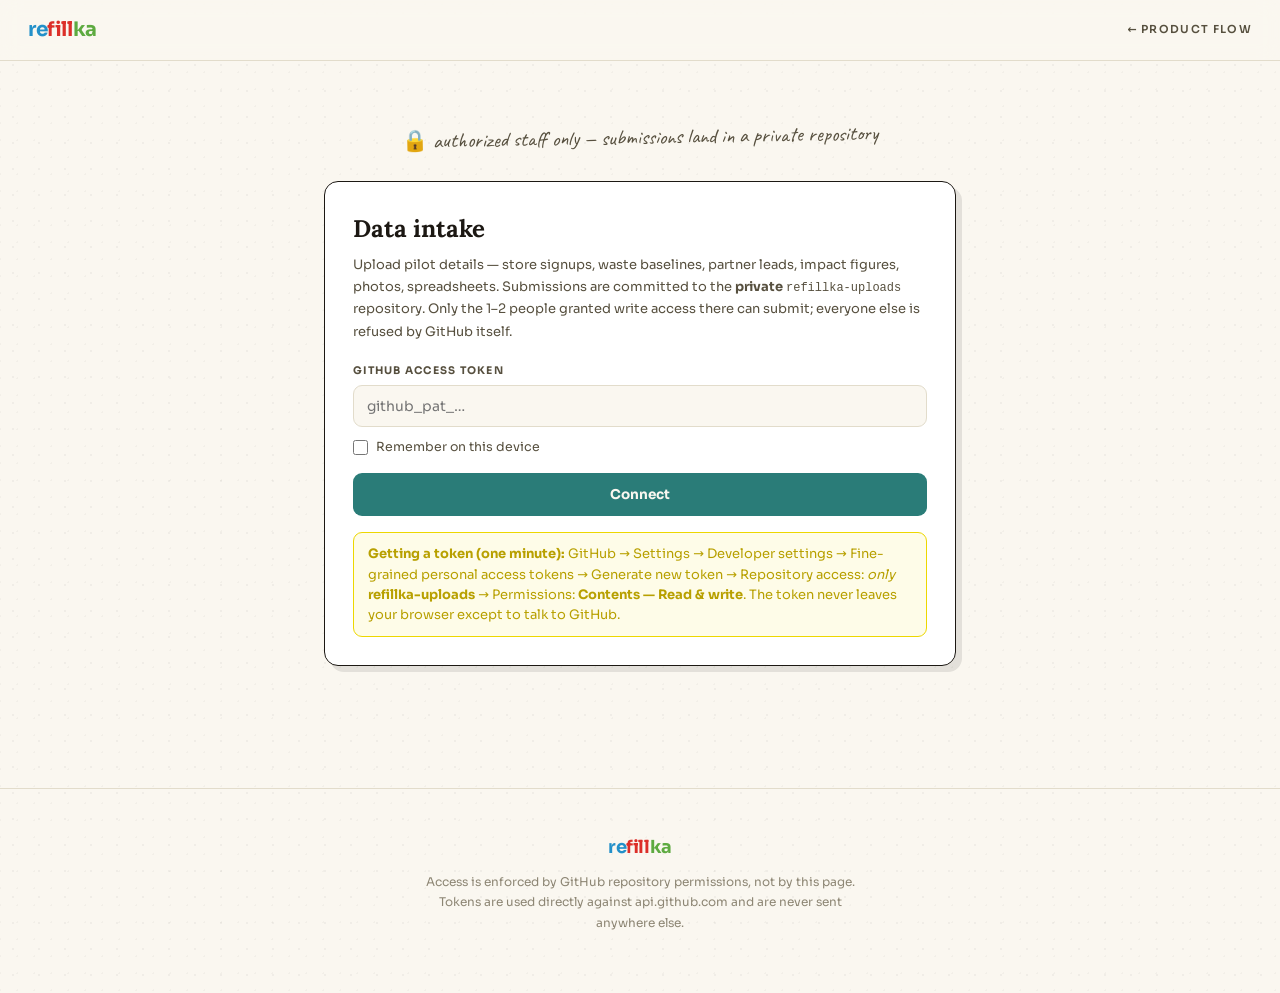
<file: upload.html>
<!DOCTYPE html>
<html lang="en">
<head>
<meta charset="UTF-8" />
<meta name="viewport" content="width=device-width, initial-scale=1.0" />
<title>refillka — Data Intake (authorized staff)</title>
<meta name="robots" content="noindex, nofollow" />
<link rel="icon" href="data:image/svg+xml,<svg xmlns='http://www.w3.org/2000/svg' viewBox='0 0 100 100'><text y='0.9em' font-size='90'>🔒</text></svg>" />
<link rel="preconnect" href="https://fonts.googleapis.com" />
<link rel="preconnect" href="https://fonts.gstatic.com" crossorigin />
<link href="https://fonts.googleapis.com/css2?family=Lora:ital,wght@0,400;0,600;1,400;1,600&family=Sora:wght@300;400;600;700&family=Caveat:wght@500;600&display=swap" rel="stylesheet" />
<link rel="stylesheet" href="assets/site.css" />
</head>
<body>

<header class="topbar">
  <span class="wordmark"><span class="re">re</span><span class="fill">fill</span><span class="ka">ka</span></span>
  <nav><a href="index.html">← Product flow</a></nav>
</header>

<div class="intake-wrap">
  <p class="gatekeeper">🔒 authorized staff only — submissions land in a private repository</p>

  <!-- STEP 1: connect -->
  <section class="intake-card" id="auth-card">
    <h2>Data intake</h2>
    <p class="sub">
      Upload pilot details — store signups, waste baselines, partner leads, impact figures,
      photos, spreadsheets. Submissions are committed to the <strong>private</strong>
      <code style="font-family:ui-monospace,Menlo,monospace; font-size:12px;">refillka-uploads</code>
      repository. Only the 1–2 people granted write access there can submit; everyone else is
      refused by GitHub itself.
    </p>

    <div id="connect-block">
      <label for="token">GitHub access token</label>
      <input type="password" id="token" placeholder="github_pat_…" autocomplete="off" />
      <div style="display:flex; align-items:center; gap:8px; margin-top:10px;">
        <input type="checkbox" id="remember" style="width:15px; height:15px; accent-color: var(--teal);" />
        <label for="remember" style="margin:0; text-transform:none; letter-spacing:0; font-size:12.5px; font-weight:400; color:var(--ink-soft);">Remember on this device</label>
      </div>
      <div style="margin-top:16px;">
        <button class="btn teal" id="connect-btn">Connect</button>
      </div>
      <div class="msg info" style="margin-top:16px;">
        <b>Getting a token (one minute):</b> GitHub → Settings → Developer settings →
        Fine-grained personal access tokens → Generate new token → Repository access:
        <i>only</i> <b>refillka-uploads</b> → Permissions: <b>Contents — Read &amp; write</b>.
        The token never leaves your browser except to talk to GitHub.
      </div>
      <div id="auth-msg"></div>
    </div>

    <div id="identity-block" style="display:none;">
      <div class="identity">
        <img id="who-avatar" alt="" />
        <div class="who"><span id="who-name"></span><small id="who-login"></small></div>
        <button class="btn ghost" id="disconnect-btn" style="width:auto; margin-left:auto; padding:8px 16px;">Disconnect</button>
      </div>
    </div>
  </section>

  <!-- STEP 2: submit -->
  <section class="intake-card" id="form-card" style="display:none;">
    <h2>New submission</h2>
    <p class="sub">Each submission becomes a dated folder with your details and any attached files.</p>

    <label for="category">Category</label>
    <select id="category">
      <option value="store-signup">Store signup / spoke details</option>
      <option value="waste-baseline">Barangay waste baseline data</option>
      <option value="partner-lead">Institutional partner lead</option>
      <option value="impact-data">Impact / refill figures</option>
      <option value="hub-update">Hub / inventory update</option>
      <option value="other">Other</option>
    </select>

    <label for="title">Title</label>
    <input type="text" id="title" placeholder="e.g. Western Bicutan — March store signups" maxlength="120" />

    <label for="details">Details</label>
    <textarea id="details" placeholder="Names, figures, addresses, notes — whatever needs to reach HQ. This goes into the private repo only."></textarea>

    <label for="files">Attachments (optional · up to 5 files · 3 MB each)</label>
    <input type="file" id="files" multiple style="font-size:13px;" />
    <ul class="filelist" id="filelist"></ul>

    <div style="margin-top:22px;">
      <button class="btn" id="submit-btn">Submit to private repo</button>
    </div>
    <div id="submit-msg"></div>
  </section>

  <!-- STEP 3: recent -->
  <section class="intake-card" id="recent-card" style="display:none;">
    <h2>Recent submissions</h2>
    <p class="sub">Latest entries in the private inbox — visible only to authorized people.</p>
    <ul class="recent" id="recent-list"></ul>
  </section>
</div>

<footer>
  <span class="wordmark"><span class="re">re</span><span class="fill">fill</span><span class="ka">ka</span></span>
  <p>Access is enforced by GitHub repository permissions, not by this page. Tokens are used
  directly against api.github.com and are never sent anywhere else.</p>
</footer>

<script src="assets/upload.js" defer></script>
</body>
</html>
</file>
<file: assets/site.css>
/* refillka — product flow field notes
   Editorial route-map aesthetic: warm paper, ink, brand stamps,
   dashed delivery-route connectors, annotated screen specimens. */

:root {
  --paper: #faf7f0;
  --paper-deep: #f3eee2;
  --ink: #1c1813;
  --ink-soft: #57503f;
  --ink-faint: #8d8674;
  --line: #e2dccb;

  --re-blue: #2390c9;
  --fill-red: #dc2f29;
  --ka-green: #5daa40;
  --sun: #f0d709;
  --sun-deep: #b8a000;
  --teal: #2a7c78;

  --blue-wash: #eef7fc;
  --red-wash: #fff5f5;
  --green-wash: #f0faf0;
  --sun-wash: #fefce8;
  --teal-wash: #e9f4f3;

  --serif: "Lora", Georgia, serif;
  --sans: "Sora", system-ui, sans-serif;
  --hand: "Caveat", cursive;

  --rail: 88px;
}

* { margin: 0; padding: 0; box-sizing: border-box; }

html { scroll-behavior: smooth; }
@media (prefers-reduced-motion: reduce) {
  html { scroll-behavior: auto; }
  *, *::before, *::after { animation: none !important; transition: none !important; }
}

body {
  font-family: var(--sans);
  background: var(--paper);
  color: var(--ink);
  line-height: 1.6;
  font-size: 15px;
  /* paper grain */
  background-image:
    radial-gradient(rgba(28, 24, 19, 0.045) 1px, transparent 1px),
    radial-gradient(rgba(28, 24, 19, 0.03) 1px, transparent 1px);
  background-size: 26px 26px, 17px 17px;
  background-position: 0 0, 9px 13px;
}

::selection { background: var(--sun); color: var(--ink); }

a { color: var(--re-blue); text-decoration: none; }
a:hover { text-decoration: underline; }

/* ---------- wordmark ---------- */
.wordmark { font-weight: 700; letter-spacing: -0.02em; }
.wordmark .re { color: var(--re-blue); }
.wordmark .fill { color: var(--fill-red); }
.wordmark .ka { color: var(--ka-green); }

/* ---------- top bar ---------- */
.topbar {
  position: sticky; top: 0; z-index: 50;
  display: flex; align-items: center; justify-content: space-between;
  padding: 14px 28px;
  background: color-mix(in srgb, var(--paper) 88%, transparent);
  backdrop-filter: blur(10px);
  border-bottom: 1px solid var(--line);
}
.topbar .wordmark { font-size: 20px; }
.topbar nav { display: flex; gap: 22px; align-items: center; flex-wrap: wrap; }
.topbar nav a {
  font-size: 11px; font-weight: 600; letter-spacing: 0.12em;
  text-transform: uppercase; color: var(--ink-soft);
}
.topbar nav a:hover { color: var(--ink); text-decoration: none; border-bottom: 2px solid var(--sun); }

/* ---------- hero ---------- */
.hero {
  position: relative;
  padding: 96px 28px 84px;
  text-align: center;
  overflow: hidden;
}
.hero-kicker {
  display: inline-block;
  font-size: 11px; font-weight: 600; letter-spacing: 0.22em; text-transform: uppercase;
  color: var(--teal);
  border: 1.5px solid var(--teal);
  border-radius: 999px;
  padding: 6px 18px;
  margin-bottom: 26px;
  background: var(--teal-wash);
}
.hero h1 {
  font-family: var(--serif);
  font-weight: 600;
  font-size: clamp(40px, 7vw, 84px);
  line-height: 1.02;
  letter-spacing: -0.015em;
  max-width: 880px;
  margin: 0 auto 22px;
}
.hero h1 em { font-style: italic; color: var(--teal); }
.hero p.lede {
  max-width: 560px; margin: 0 auto 36px;
  font-size: 16px; font-weight: 300; color: var(--ink-soft); line-height: 1.75;
}
.hero .hand-note {
  font-family: var(--hand);
  font-size: 22px;
  color: var(--sun-deep);
  transform: rotate(-2deg);
  display: inline-block;
  margin-top: 10px;
}

/* route stamps under hero */
.stamp-row { display: flex; gap: 14px; justify-content: center; flex-wrap: wrap; margin-top: 34px; }
.stamp {
  font-size: 11px; font-weight: 700; letter-spacing: 0.1em; text-transform: uppercase;
  padding: 8px 16px; border-radius: 4px;
  border: 1.5px dashed currentColor;
  transform: rotate(-1.2deg);
  background: var(--paper);
}
.stamp:nth-child(2n) { transform: rotate(1.4deg); }
.stamp.blue { color: var(--re-blue); }
.stamp.red { color: var(--fill-red); }
.stamp.green { color: var(--ka-green); }
.stamp.teal { color: var(--teal); }

/* big watermark numerals */
.watermark {
  position: absolute;
  font-family: var(--serif); font-style: italic; font-weight: 600;
  color: rgba(42, 124, 120, 0.07);
  font-size: clamp(160px, 30vw, 380px);
  line-height: 1; user-select: none; pointer-events: none;
}

/* ---------- the route (journey line) ---------- */
.route { max-width: 1080px; margin: 0 auto; padding: 0 28px 120px; }

.leg {
  position: relative;
  padding: 72px 0 24px var(--rail);
}
.leg::before {            /* the dashed route line */
  content: "";
  position: absolute; left: 26px; top: 0; bottom: 0;
  border-left: 2px dashed var(--line);
}
.leg:last-of-type::before { bottom: auto; height: 120px; }

.leg-stop {                /* numbered stop marker */
  position: absolute; left: 0; top: 64px;
  width: 54px; height: 54px;
  border-radius: 50%;
  display: grid; place-items: center;
  font-family: var(--serif); font-style: italic; font-weight: 600; font-size: 19px;
  background: var(--ink); color: var(--paper);
  border: 3px solid var(--paper);
  box-shadow: 0 0 0 2px var(--ink);
}
.leg.blue .leg-stop { background: var(--re-blue); box-shadow: 0 0 0 2px var(--re-blue); }
.leg.red .leg-stop { background: var(--fill-red); box-shadow: 0 0 0 2px var(--fill-red); }
.leg.green .leg-stop { background: var(--ka-green); box-shadow: 0 0 0 2px var(--ka-green); }
.leg.teal .leg-stop { background: var(--teal); box-shadow: 0 0 0 2px var(--teal); }

.leg-label {
  font-size: 11px; font-weight: 700; letter-spacing: 0.22em; text-transform: uppercase;
  color: var(--ink-faint); margin-bottom: 10px;
}
.leg h2 {
  font-family: var(--serif); font-weight: 600;
  font-size: clamp(28px, 4vw, 44px);
  line-height: 1.12; letter-spacing: -0.01em;
  max-width: 640px; margin-bottom: 14px;
}
.leg h2 em { font-style: italic; }
.leg.blue h2 em { color: var(--re-blue); }
.leg.red h2 em { color: var(--fill-red); }
.leg.green h2 em { color: var(--ka-green); }
.leg.teal h2 em { color: var(--teal); }
.leg > p.intro {
  max-width: 560px; font-size: 14px; font-weight: 300;
  color: var(--ink-soft); line-height: 1.8; margin-bottom: 40px;
}
.leg > p.intro strong { font-weight: 600; color: var(--ink); }

/* who-uses-it chips */
.persona-row { display: flex; gap: 10px; flex-wrap: wrap; margin-bottom: 36px; }
.persona {
  display: inline-flex; align-items: center; gap: 7px;
  font-size: 11.5px; font-weight: 600;
  border: 1px solid var(--line); border-radius: 999px;
  background: #fff; padding: 6px 14px; color: var(--ink-soft);
}
.persona b { font-weight: 700; color: var(--ink); }

/* ---------- screen specimens ---------- */
.specimen { margin: 0 0 56px; }
.specimen-head {
  display: flex; align-items: baseline; gap: 14px; flex-wrap: wrap;
  margin-bottom: 16px;
}
.specimen-head .step {
  font-family: var(--serif); font-style: italic; font-weight: 600;
  font-size: 15px; color: var(--ink-faint);
  white-space: nowrap;
}
.specimen-head h3 { font-size: 16px; font-weight: 600; letter-spacing: -0.01em; }
.specimen-head .hand-note {
  font-family: var(--hand); font-size: 19px; color: var(--sun-deep);
  transform: rotate(-1.5deg);
}

.specimen-grid {
  display: grid;
  grid-template-columns: minmax(0, 1.55fr) minmax(0, 1fr);
  gap: 28px; align-items: start;
}
.specimen-grid.flip { grid-template-columns: minmax(0, 1fr) minmax(0, 1.55fr); }
.specimen-grid.flip .frame-col { order: 2; }
@media (max-width: 840px) {
  .specimen-grid, .specimen-grid.flip { grid-template-columns: 1fr; }
  .specimen-grid.flip .frame-col { order: 0; }
}

/* annotation notes */
.notes { display: flex; flex-direction: column; gap: 12px; }
.note {
  position: relative;
  background: #fff;
  border: 1px solid var(--line);
  border-left: 4px solid var(--sun);
  border-radius: 0 10px 10px 0;
  padding: 12px 16px;
  font-size: 12.5px; line-height: 1.65; color: var(--ink-soft);
}
.note b { color: var(--ink); font-weight: 600; }
.note.sys { border-left-color: var(--teal); }
.note.sys::before {
  content: "SYSTEM"; display: block;
  font-size: 9px; font-weight: 700; letter-spacing: 0.18em; color: var(--teal);
  margin-bottom: 3px;
}
.note code {
  font-family: ui-monospace, "SF Mono", Menlo, monospace;
  font-size: 11px; background: var(--paper-deep);
  border-radius: 4px; padding: 1px 6px; color: var(--ink);
  white-space: nowrap;
}

/* browser frame */
.browser {
  background: #fff;
  border: 1.5px solid var(--ink);
  border-radius: 12px;
  box-shadow: 6px 6px 0 rgba(28, 24, 19, 0.1);
  overflow: hidden;
}
.browser-bar {
  display: flex; align-items: center; gap: 8px;
  padding: 9px 14px;
  border-bottom: 1.5px solid var(--ink);
  background: var(--paper-deep);
}
.browser-bar .dot { width: 9px; height: 9px; border-radius: 50%; }
.browser-bar .dot:nth-child(1) { background: var(--fill-red); }
.browser-bar .dot:nth-child(2) { background: var(--sun); }
.browser-bar .dot:nth-child(3) { background: var(--ka-green); }
.browser-bar .url {
  flex: 1; margin-left: 8px;
  font-family: ui-monospace, Menlo, monospace; font-size: 10.5px;
  color: var(--ink-soft);
  background: #fff; border: 1px solid var(--line); border-radius: 999px;
  padding: 3px 12px;
  overflow: hidden; text-overflow: ellipsis; white-space: nowrap;
}
.browser-body { padding: 16px; }

/* phone frame */
.phones { display: flex; gap: 22px; flex-wrap: wrap; }
.phone {
  width: 248px; flex: 0 0 auto;
  background: #fff;
  border: 2px solid var(--ink);
  border-radius: 26px;
  box-shadow: 6px 6px 0 rgba(28, 24, 19, 0.1);
  overflow: hidden;
}
.phone-notch {
  height: 22px; display: grid; place-items: center;
  border-bottom: 1px solid var(--line);
}
.phone-notch::after {
  content: ""; width: 64px; height: 7px; border-radius: 999px; background: var(--ink);
  opacity: 0.85;
}
.phone-body { padding: 12px; min-height: 360px; display: flex; flex-direction: column; gap: 8px; }
.phone-tabs {
  margin-top: auto;
  display: flex; justify-content: space-around;
  border-top: 1px solid var(--line);
  padding: 8px 4px 10px;
  font-size: 8.5px; font-weight: 600; color: var(--ink-faint);
}
.phone-tabs span.on { color: var(--ka-green); }
.phone-caption {
  text-align: center; font-family: var(--hand); font-size: 18px;
  color: var(--ink-soft); margin-top: 10px;
}

/* ---------- mockup atoms (inside frames) ---------- */
.mk-row { display: flex; align-items: center; justify-content: space-between; gap: 8px; }
.mk-h {
  font-family: var(--serif); font-weight: 600; letter-spacing: -0.01em;
  font-size: 15px; line-height: 1.2;
}
.mk-sub { font-size: 9px; color: var(--ink-faint); }
.mk-pill {
  display: inline-block; font-size: 8px; font-weight: 700;
  letter-spacing: 0.04em;
  padding: 2px 8px; border-radius: 999px; border: 1px solid;
  white-space: nowrap;
}
.mk-pill.g { color: var(--ka-green); background: var(--green-wash); border-color: #d4edca; }
.mk-pill.y { color: var(--sun-deep); background: var(--sun-wash); border-color: #edd700; }
.mk-pill.r { color: var(--fill-red); background: var(--red-wash); border-color: #ffdcdb; }
.mk-pill.b { color: var(--re-blue); background: var(--blue-wash); border-color: #bee0f5; }

.mk-banner {
  border-radius: 10px; padding: 12px;
  color: #fff;
}
.mk-banner.dark { background: #221d15; }
.mk-banner.blue { background: var(--re-blue); }
.mk-banner.teal { background: var(--teal); }
.mk-banner .k {
  font-size: 7.5px; font-weight: 700; letter-spacing: 0.18em;
  text-transform: uppercase; opacity: 0.55; margin-bottom: 8px;
}
.mk-stats { display: grid; grid-template-columns: repeat(4, 1fr); gap: 6px; }
.mk-stats.x2 { grid-template-columns: 1fr 1fr; }
.mk-stat {
  background: rgba(255, 255, 255, 0.09);
  border: 1px solid rgba(255, 255, 255, 0.14);
  border-radius: 7px; padding: 8px;
}
.mk-stat .n {
  font-family: var(--serif); font-weight: 600; font-size: 16px; line-height: 1;
  color: var(--sun);
}
.mk-stat .n.white { color: #fff; }
.mk-stat .n.mint { color: #a8e6c0; }
.mk-stat .n.coral { color: #ff8a80; }
.mk-stat .l { font-size: 7.5px; opacity: 0.65; margin-top: 4px; line-height: 1.3; }

.mk-card {
  border: 1px solid var(--line); border-radius: 9px; background: #fff;
  overflow: hidden;
}
.mk-card-h {
  display: flex; justify-content: space-between; align-items: center;
  padding: 8px 10px; border-bottom: 1px solid var(--line);
  font-size: 10px; font-weight: 600;
}
.mk-line {
  display: flex; justify-content: space-between; align-items: center; gap: 8px;
  padding: 7px 10px; border-bottom: 1px solid var(--line);
  font-size: 9px;
}
.mk-line:last-child { border-bottom: none; }
.mk-line .who { font-weight: 600; }
.mk-line .who small { display: block; font-weight: 400; font-size: 8px; color: var(--ink-faint); }
.mk-line .val { font-weight: 700; }
.mk-line .val.g { color: var(--ka-green); }
.mk-line .val.r { color: var(--fill-red); }
.mk-line .val.muted { color: #ccc; font-style: italic; font-weight: 400; }
.mk-line.hot { background: var(--red-wash); }
.mk-line.warm { background: var(--sun-wash); }
.mk-line.live { background: var(--green-wash); }

.mk-progress { background: var(--paper-deep); border-radius: 999px; height: 7px; overflow: hidden; }
.mk-progress i { display: block; height: 100%; border-radius: 999px; background: var(--sun); }

.mk-btn {
  display: block; text-align: center;
  font-size: 9.5px; font-weight: 700; color: #fff;
  background: var(--ka-green); border-radius: 7px; padding: 7px;
}
.mk-btn.blue { background: var(--re-blue); }
.mk-btn.outline { background: #fff; color: var(--re-blue); border: 1px solid var(--re-blue); }

.mk-field {
  border: 1.5px solid var(--line); border-radius: 7px;
  padding: 7px 9px; font-size: 9px; color: var(--ink-faint); background: #fff;
}
.mk-field b { color: var(--ink); font-weight: 600; }

.mk-sdg { display: grid; grid-template-columns: repeat(3, 1fr); gap: 6px; }
.mk-sdg .tile {
  border-radius: 7px; padding: 8px 7px; color: #fff;
  font-size: 7.5px; font-weight: 600; line-height: 1.3;
}
.mk-sdg .tile b { display: block; font-family: var(--serif); font-size: 14px; margin-bottom: 2px; }

.mk-glow {
  border: 1px solid #d4edca; background: var(--green-wash);
  border-radius: 8px; padding: 9px 10px;
  font-size: 9.5px; font-weight: 600; color: var(--ka-green);
  display: flex; gap: 7px; align-items: center;
}

/* connector caption between specimens */
.flow-arrow {
  display: flex; align-items: center; gap: 12px;
  margin: -28px 0 34px; padding-left: 6px;
  color: var(--ink-faint);
}
.flow-arrow .line { flex: 0 0 60px; border-top: 2px dashed var(--line); }
.flow-arrow .txt { font-family: var(--hand); font-size: 19px; color: var(--ink-soft); }

/* ---------- platform map (leg 00) ---------- */
.map-grid {
  display: grid; grid-template-columns: repeat(3, 1fr); gap: 16px;
  margin-bottom: 18px;
}
@media (max-width: 840px) { .map-grid { grid-template-columns: 1fr; } }
.map-node {
  background: #fff; border: 1.5px solid var(--ink); border-radius: 12px;
  padding: 18px;
  box-shadow: 4px 4px 0 rgba(28, 24, 19, 0.08);
  transition: transform 0.18s ease, box-shadow 0.18s ease;
}
.map-node:hover { transform: translate(-2px, -2px); box-shadow: 7px 7px 0 rgba(28, 24, 19, 0.1); }
.map-node .tag {
  font-size: 9px; font-weight: 700; letter-spacing: 0.16em; text-transform: uppercase;
  margin-bottom: 8px;
}
.map-node h3 { font-family: var(--serif); font-size: 19px; margin-bottom: 6px; }
.map-node p { font-size: 12px; color: var(--ink-soft); line-height: 1.6; }
.map-node.blue .tag { color: var(--re-blue); }
.map-node.green .tag { color: var(--ka-green); }
.map-node.red .tag { color: var(--fill-red); }
.map-spine {
  text-align: center; font-size: 11px; font-weight: 600; letter-spacing: 0.14em;
  text-transform: uppercase; color: var(--ink-faint);
  border: 1.5px dashed var(--line); border-radius: 999px;
  padding: 10px 18px; max-width: 640px; margin: 0 auto;
  background: var(--paper);
}
.map-spine b { color: var(--teal); }

/* ---------- reveal on scroll ---------- */
.reveal { opacity: 0; transform: translateY(22px); transition: opacity 0.55s ease, transform 0.55s ease; }
.reveal.seen { opacity: 1; transform: none; }
.reveal:nth-child(2n) { transition-delay: 0.07s; }

/* ---------- footer ---------- */
footer {
  border-top: 1px solid var(--line);
  padding: 44px 28px 60px;
  text-align: center;
  font-size: 12px; color: var(--ink-faint);
}
footer .wordmark { font-size: 18px; }
footer p { margin-top: 10px; max-width: 460px; margin-left: auto; margin-right: auto; line-height: 1.7; }

/* ---------- upload / intake page ---------- */
.intake-wrap { max-width: 680px; margin: 0 auto; padding: 60px 24px 100px; }
.intake-card {
  background: #fff; border: 1.5px solid var(--ink); border-radius: 14px;
  box-shadow: 6px 6px 0 rgba(28, 24, 19, 0.1);
  padding: 28px; margin-bottom: 22px;
}
.intake-card h2 { font-family: var(--serif); font-size: 24px; margin-bottom: 6px; }
.intake-card .sub { font-size: 13px; color: var(--ink-soft); margin-bottom: 20px; line-height: 1.7; }
.intake-card label {
  display: block; font-size: 10.5px; font-weight: 700; letter-spacing: 0.12em;
  text-transform: uppercase; color: var(--ink-soft); margin: 16px 0 6px;
}
.intake-card input[type="text"], .intake-card input[type="password"],
.intake-card textarea, .intake-card select {
  width: 100%;
  font-family: var(--sans); font-size: 14px; color: var(--ink);
  background: var(--paper);
  border: 1.5px solid var(--line); border-radius: 9px;
  padding: 11px 13px;
  outline: none;
  transition: border-color 0.15s ease;
}
.intake-card input:focus, .intake-card textarea:focus, .intake-card select:focus {
  border-color: var(--teal);
}
.intake-card textarea { min-height: 130px; resize: vertical; }
.btn {
  display: inline-flex; align-items: center; justify-content: center; gap: 8px;
  font-family: var(--sans); font-size: 13.5px; font-weight: 700;
  color: var(--paper); background: var(--ink);
  border: none; border-radius: 9px; padding: 13px 26px;
  cursor: pointer;
  transition: transform 0.12s ease, opacity 0.15s ease;
  width: 100%;
}
.btn:hover { transform: translateY(-1px); }
.btn:disabled { opacity: 0.45; cursor: not-allowed; transform: none; }
.btn.teal { background: var(--teal); }
.btn.ghost { background: transparent; color: var(--ink-soft); border: 1.5px solid var(--line); }

.identity {
  display: flex; align-items: center; gap: 12px;
  border: 1px solid var(--line); border-radius: 10px;
  background: var(--green-wash); padding: 12px 14px;
}
.identity img { width: 36px; height: 36px; border-radius: 50%; border: 1.5px solid var(--ka-green); }
.identity .who { font-size: 13px; font-weight: 600; }
.identity .who small { display: block; font-weight: 400; font-size: 11px; color: var(--ink-soft); }

.msg { border-radius: 9px; padding: 11px 14px; font-size: 13px; line-height: 1.55; margin-top: 14px; }
.msg.err { background: var(--red-wash); border: 1px solid #ffdcdb; color: var(--fill-red); }
.msg.ok { background: var(--green-wash); border: 1px solid #d4edca; color: #3e7d2a; }
.msg.info { background: var(--sun-wash); border: 1px solid #edd700; color: var(--sun-deep); }

.filelist { list-style: none; margin-top: 8px; display: flex; flex-direction: column; gap: 6px; }
.filelist li {
  display: flex; justify-content: space-between; gap: 10px;
  font-size: 12px; background: var(--paper);
  border: 1px solid var(--line); border-radius: 7px; padding: 7px 11px;
}
.filelist li span.size { color: var(--ink-faint); white-space: nowrap; }

.recent { list-style: none; display: flex; flex-direction: column; gap: 8px; }
.recent li {
  font-size: 12.5px; background: var(--paper);
  border: 1px solid var(--line); border-radius: 8px; padding: 9px 13px;
  display: flex; justify-content: space-between; gap: 10px;
}
.recent li .when { color: var(--ink-faint); white-space: nowrap; }

.gatekeeper {
  text-align: center; font-family: var(--hand); font-size: 21px;
  color: var(--ink-soft); margin-bottom: 26px; transform: rotate(-1deg);
}

@media (max-width: 700px) {
  :root { --rail: 64px; }
  .leg-stop { width: 44px; height: 44px; font-size: 16px; }
  .leg::before { left: 21px; }
  .topbar nav { gap: 14px; }
  .topbar nav a { font-size: 10px; }
}
</file>
